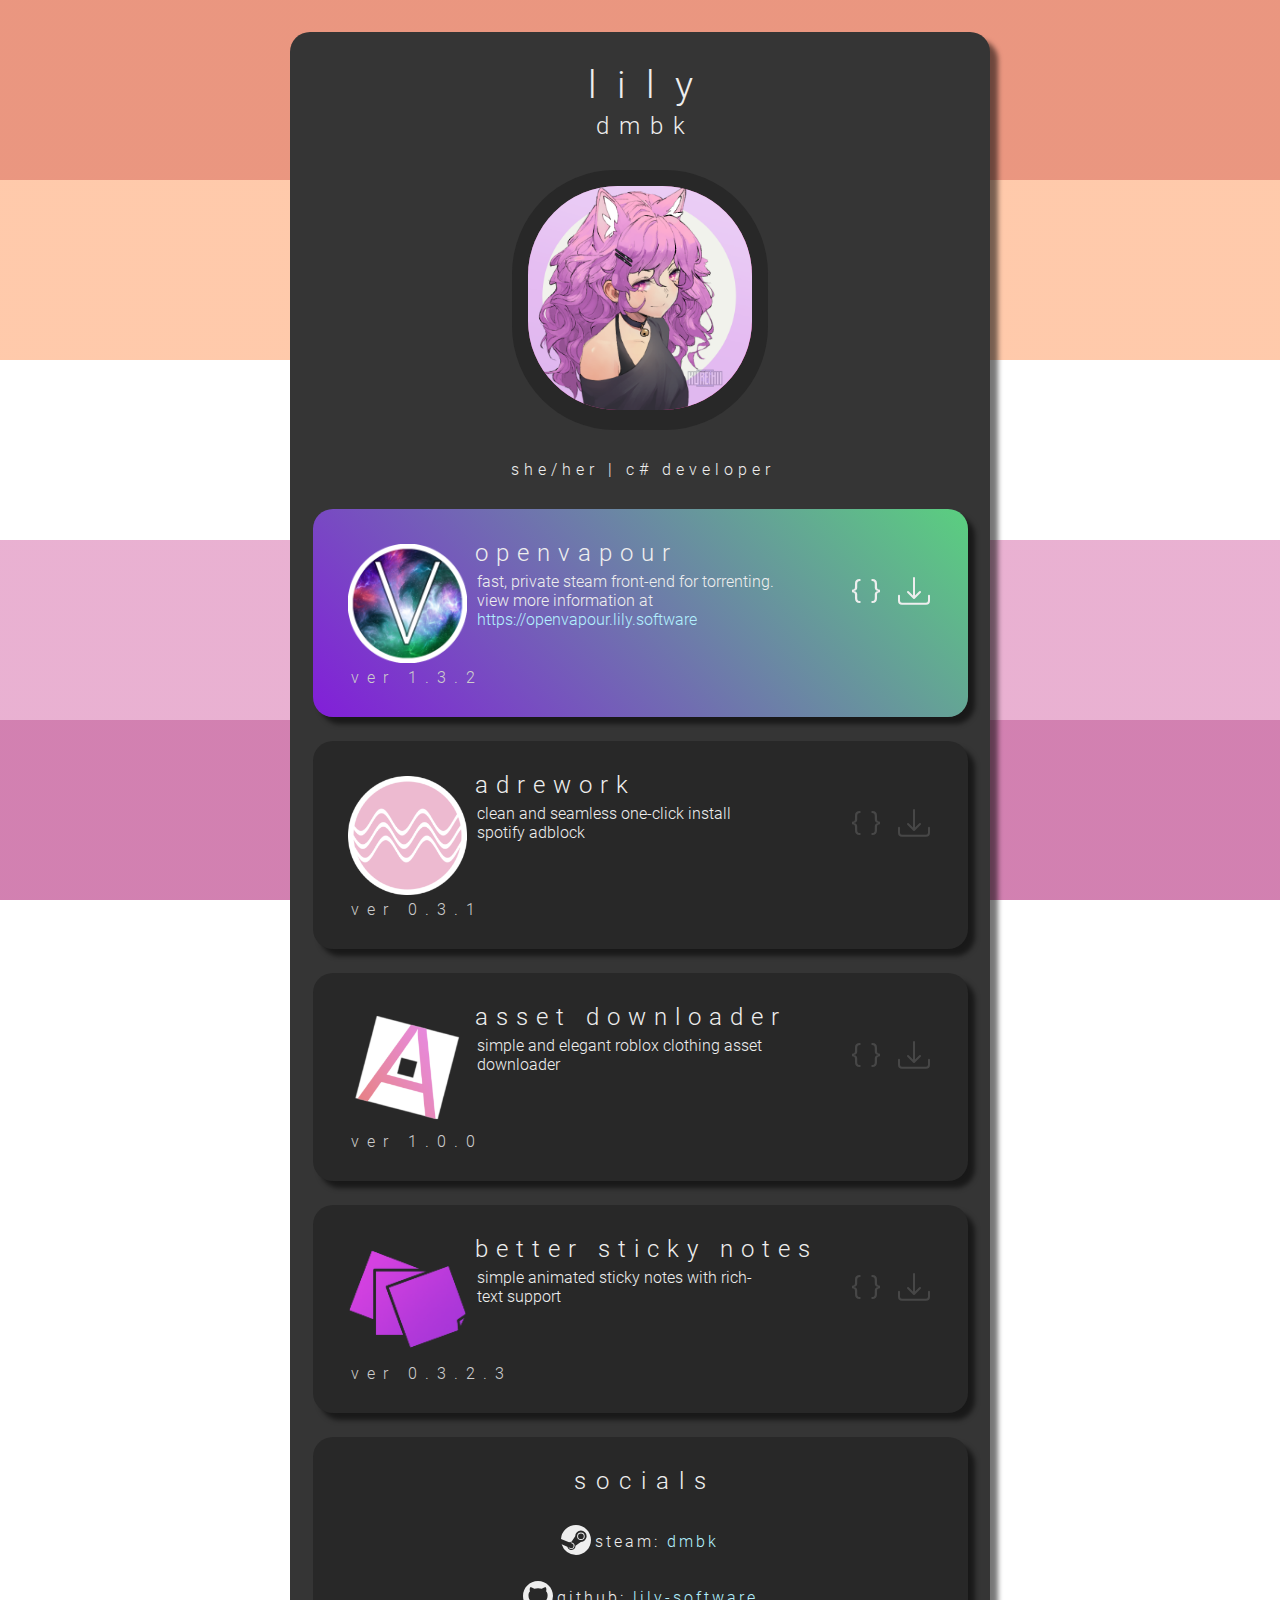
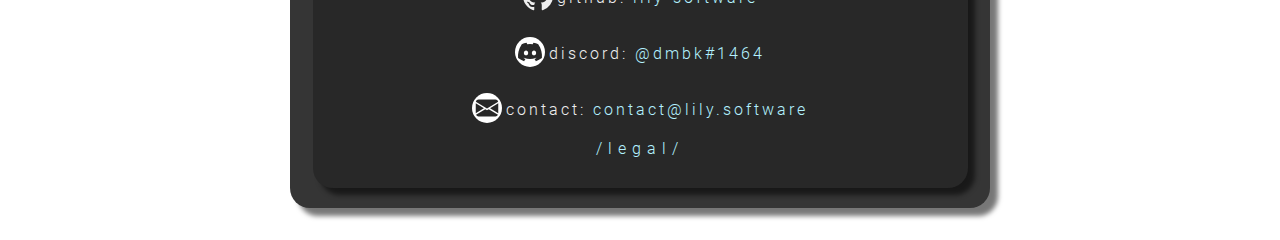
<file: index.html>
<!DOCTYPE html>
<html lang="en">
    <head>
		<!--basic-->
        <meta charset="UTF-8">
		<meta http-equiv="X-UA-Compatible" content="IE=edge">
        <meta name="viewport" content="width=device-width, initial-scale=1.0">
		
		<!--display-->
        <link rel="icon" href="images/favicon.svg">
        <link rel="stylesheet" href="style.css">
        <title>Lily Software</title>
		
		<!--meta-->
        <meta name="title" content="Lily Software">
		<meta name="keywords" content="Software, Discord, Bots, FLOSS, Open Source, lilysoftware, lily.software, OpenVapour, AdRework, Better Sticky Notes, Roblox Asset Downloader, Steam Piracy, Steam Free Games, FOSS, DMBK, Lily">
		<meta name="author" content="dmbk">
		<meta name="robots" content="index, follow">
        
		<meta content="#D362A47F" data-react-helmet="true" name="theme-color">
		
		<!--meta properties-->
        <meta property="og:type" content="website">
        <meta property="og:url" content="https://lily.software">
        <meta property="og:title" content="Lily Software">
        <meta property="og:description" content="dmbk development software and socials portal.">
        <meta property="og:image" content="https://openvapour.lily.software/src/images/steam-search.png">
        <meta property="og:image:secure_url" content="https://openvapour.lily.software/src/images/steam-search.png">
        <meta name="og:image" content="https://openvapour.lily.software/src/images/steam-search.png">
		
		<!--twitter meta-->
        <meta name="twitter:card" content="summary_large_image">
        <meta name="twitter:url" content="https://lily.software">
        <meta name="twitter:title" content="Lily Software">
        <meta name="twitter:description" content="dmbk development software and socials portal.">
        <meta name="twitter:image" content="https://openvapour.lily.software/src/images/steam-search.png">
    </head>
    <body>
        <div id="content">
            <h1 id="header">lily</h1>
			<h2 id="subheader">dmbk</h2>
            <div id="avatar"><img src="images/avatar.png" alt="dmbk avatar"/></div>
            <p id="description">she/her | c# developer</p>
			
			<div style="background:linear-gradient(45deg, #8c1beee2, #5fe389e2 100%);" id="subcontent">
				<div id="applogo"><img src="images/openvapourv4.png" alt="logo"/></div>
				<h2 id="appheader">openvapour</h2>
				<p id="appdesc">fast, private steam front-end for torrenting. view more information at <a style="color: #b3f1ff;" href="https://openvapour.lily.software">https://openvapour.lily.software</a></p>
				<a href="https://github.com/lily-software/OpenVapour/releases/latest/download/OpenVapour.exe"><svg xmlns="http://www.w3.org/2000/svg" width="32" height="32" fill="#EEEEEE" id="download-btn" viewBox="0 0 16 16"><path d="M.5 9.9a.5.5 0 0 1 .5.5v2.5a1 1 0 0 0 1 1h12a1 1 0 0 0 1-1v-2.5a.5.5 0 0 1 1 0v2.5a2 2 0 0 1-2 2H2a2 2 0 0 1-2-2v-2.5a.5.5 0 0 1 .5-.5z"/><path d="M7.646 11.854a.5.5 0 0 0 .708 0l3-3a.5.5 0 0 0-.708-.708L8.5 10.293V1.5a.5.5 0 0 0-1 0v8.793L5.354 8.146a.5.5 0 1 0-.708.708l3 3z"/></svg></a>
				<a href="https://github.com/lily-software/OpenVapour"><svg xmlns="http://www.w3.org/2000/svg" width="32" height="32" fill="#EEEEEE" id="download-btn" viewBox="0 0 16 16"><path d="M2.114 8.063V7.9c1.005-.102 1.497-.615 1.497-1.6V4.503c0-1.094.39-1.538 1.354-1.538h.273V2h-.376C3.25 2 2.49 2.759 2.49 4.352v1.524c0 1.094-.376 1.456-1.49 1.456v1.299c1.114 0 1.49.362 1.49 1.456v1.524c0 1.593.759 2.352 2.372 2.352h.376v-.964h-.273c-.964 0-1.354-.444-1.354-1.538V9.663c0-.984-.492-1.497-1.497-1.6zM13.886 7.9v.163c-1.005.103-1.497.616-1.497 1.6v1.798c0 1.094-.39 1.538-1.354 1.538h-.273v.964h.376c1.613 0 2.372-.759 2.372-2.352v-1.524c0-1.094.376-1.456 1.49-1.456V7.332c-1.114 0-1.49-.362-1.49-1.456V4.352C13.51 2.759 12.75 2 11.138 2h-.376v.964h.273c.964 0 1.354.444 1.354 1.538V6.3c0 .984.492 1.497 1.497 1.6z"/></svg></a>
				<p id="appver">ver 1.3.2</p>
			</div>
			
			<div id="subcontent">
				<div id="applogo"><img src="images/adrework.png" alt="logo"/></div>
				<h2 id="appheader">adrework</h2>
				<p id="appdesc">clean and seamless one-click install spotify adblock</p>
				<a href="https://github.com/lily-software/AdRework/releases/latest/download/AdRework.zip"><svg xmlns="http://www.w3.org/2000/svg" width="32" height="32" fill="currentColor" id="download-btn" viewBox="0 0 16 16"><path d="M.5 9.9a.5.5 0 0 1 .5.5v2.5a1 1 0 0 0 1 1h12a1 1 0 0 0 1-1v-2.5a.5.5 0 0 1 1 0v2.5a2 2 0 0 1-2 2H2a2 2 0 0 1-2-2v-2.5a.5.5 0 0 1 .5-.5z"/><path d="M7.646 11.854a.5.5 0 0 0 .708 0l3-3a.5.5 0 0 0-.708-.708L8.5 10.293V1.5a.5.5 0 0 0-1 0v8.793L5.354 8.146a.5.5 0 1 0-.708.708l3 3z"/></svg></a>
				<a href="https://github.com/lily-software/AdRework"><svg xmlns="http://www.w3.org/2000/svg" width="32" height="32" fill="currentColor" id="download-btn" viewBox="0 0 16 16"><path d="M2.114 8.063V7.9c1.005-.102 1.497-.615 1.497-1.6V4.503c0-1.094.39-1.538 1.354-1.538h.273V2h-.376C3.25 2 2.49 2.759 2.49 4.352v1.524c0 1.094-.376 1.456-1.49 1.456v1.299c1.114 0 1.49.362 1.49 1.456v1.524c0 1.593.759 2.352 2.372 2.352h.376v-.964h-.273c-.964 0-1.354-.444-1.354-1.538V9.663c0-.984-.492-1.497-1.497-1.6zM13.886 7.9v.163c-1.005.103-1.497.616-1.497 1.6v1.798c0 1.094-.39 1.538-1.354 1.538h-.273v.964h.376c1.613 0 2.372-.759 2.372-2.352v-1.524c0-1.094.376-1.456 1.49-1.456V7.332c-1.114 0-1.49-.362-1.49-1.456V4.352C13.51 2.759 12.75 2 11.138 2h-.376v.964h.273c.964 0 1.354.444 1.354 1.538V6.3c0 .984.492 1.497 1.497 1.6z"/></svg></a>
				<p id="appver">ver 0.3.1</p>
			</div>
			
			<div id="subcontent">
				<div id="applogo"><img src="images/asset-downloader.png" alt="logo"/></div>
				<h2 id="appheader">asset downloader</h2>
				<p id="appdesc">simple and elegant roblox clothing asset downloader</p>
				<a href="https://github.com/lily-software/RobloxAssetDownloader-CSharp/releases/latest/download/RobloxAssetDownloader.exe"><svg xmlns="http://www.w3.org/2000/svg" width="32" height="32" fill="currentColor" id="download-btn" viewBox="0 0 16 16"><path d="M.5 9.9a.5.5 0 0 1 .5.5v2.5a1 1 0 0 0 1 1h12a1 1 0 0 0 1-1v-2.5a.5.5 0 0 1 1 0v2.5a2 2 0 0 1-2 2H2a2 2 0 0 1-2-2v-2.5a.5.5 0 0 1 .5-.5z"/><path d="M7.646 11.854a.5.5 0 0 0 .708 0l3-3a.5.5 0 0 0-.708-.708L8.5 10.293V1.5a.5.5 0 0 0-1 0v8.793L5.354 8.146a.5.5 0 1 0-.708.708l3 3z"/></svg></a>
				<a href="https://github.com/lily-software/RobloxAssetDownloader-CSharp"><svg xmlns="http://www.w3.org/2000/svg" width="32" height="32" fill="currentColor" id="download-btn" viewBox="0 0 16 16"><path d="M2.114 8.063V7.9c1.005-.102 1.497-.615 1.497-1.6V4.503c0-1.094.39-1.538 1.354-1.538h.273V2h-.376C3.25 2 2.49 2.759 2.49 4.352v1.524c0 1.094-.376 1.456-1.49 1.456v1.299c1.114 0 1.49.362 1.49 1.456v1.524c0 1.593.759 2.352 2.372 2.352h.376v-.964h-.273c-.964 0-1.354-.444-1.354-1.538V9.663c0-.984-.492-1.497-1.497-1.6zM13.886 7.9v.163c-1.005.103-1.497.616-1.497 1.6v1.798c0 1.094-.39 1.538-1.354 1.538h-.273v.964h.376c1.613 0 2.372-.759 2.372-2.352v-1.524c0-1.094.376-1.456 1.49-1.456V7.332c-1.114 0-1.49-.362-1.49-1.456V4.352C13.51 2.759 12.75 2 11.138 2h-.376v.964h.273c.964 0 1.354.444 1.354 1.538V6.3c0 .984.492 1.497 1.497 1.6z"/></svg></a>
				<p id="appver">ver 1.0.0</p>
			</div>
			
			<div id="subcontent">
				<div id="applogo"><img src="images/better-sticky-notes.png" alt="logo"/></div>
				<h2 id="appheader">better sticky notes</h2>
				<p id="appdesc">simple animated sticky notes with rich-text support</p>
				<a href="https://github.com/lily-software/BetterStickyNotes/releases/latest/download/Better.Sticky.Notes.exe"><svg xmlns="http://www.w3.org/2000/svg" width="32" height="32" fill="currentColor" id="download-btn" viewBox="0 0 16 16"><path d="M.5 9.9a.5.5 0 0 1 .5.5v2.5a1 1 0 0 0 1 1h12a1 1 0 0 0 1-1v-2.5a.5.5 0 0 1 1 0v2.5a2 2 0 0 1-2 2H2a2 2 0 0 1-2-2v-2.5a.5.5 0 0 1 .5-.5z"/><path d="M7.646 11.854a.5.5 0 0 0 .708 0l3-3a.5.5 0 0 0-.708-.708L8.5 10.293V1.5a.5.5 0 0 0-1 0v8.793L5.354 8.146a.5.5 0 1 0-.708.708l3 3z"/></svg></a>
				<a href="https://github.com/lily-software/BetterStickyNotes"><svg xmlns="http://www.w3.org/2000/svg" width="32" height="32" fill="currentColor" id="download-btn" viewBox="0 0 16 16"><path d="M2.114 8.063V7.9c1.005-.102 1.497-.615 1.497-1.6V4.503c0-1.094.39-1.538 1.354-1.538h.273V2h-.376C3.25 2 2.49 2.759 2.49 4.352v1.524c0 1.094-.376 1.456-1.49 1.456v1.299c1.114 0 1.49.362 1.49 1.456v1.524c0 1.593.759 2.352 2.372 2.352h.376v-.964h-.273c-.964 0-1.354-.444-1.354-1.538V9.663c0-.984-.492-1.497-1.497-1.6zM13.886 7.9v.163c-1.005.103-1.497.616-1.497 1.6v1.798c0 1.094-.39 1.538-1.354 1.538h-.273v.964h.376c1.613 0 2.372-.759 2.372-2.352v-1.524c0-1.094.376-1.456 1.49-1.456V7.332c-1.114 0-1.49-.362-1.49-1.456V4.352C13.51 2.759 12.75 2 11.138 2h-.376v.964h.273c.964 0 1.354.444 1.354 1.538V6.3c0 .984.492 1.497 1.497 1.6z"/></svg></a>
				<p id="appver">ver 0.3.2.3</p>
			</div>
			
			<div id="subcontent">
				<h2 id="subheader">socials</h2>
				<ul id="socialaccounts">
					<li>
						<svg xmlns="http://www.w3.org/2000/svg" width="32" height="32" fill="currentColor" viewBox="0 0 16 16"><path d="M.329 10.333A8.01 8.01 0 0 0 7.99 16C12.414 16 16 12.418 16 8s-3.586-8-8.009-8A8.006 8.006 0 0 0 0 7.468l.003.006 4.304 1.769A2.198 2.198 0 0 1 5.62 8.88l1.96-2.844-.001-.04a3.046 3.046 0 0 1 3.042-3.043 3.046 3.046 0 0 1 3.042 3.043 3.047 3.047 0 0 1-3.111 3.044l-2.804 2a2.223 2.223 0 0 1-3.075 2.11 2.217 2.217 0 0 1-1.312-1.568L.33 10.333Z"/><path d="M4.868 12.683a1.715 1.715 0 0 0 1.318-3.165 1.705 1.705 0 0 0-1.263-.02l1.023.424a1.261 1.261 0 1 1-.97 2.33l-.99-.41a1.7 1.7 0 0 0 .882.84Zm3.726-6.687a2.03 2.03 0 0 0 2.027 2.029 2.03 2.03 0 0 0 2.027-2.029 2.03 2.03 0 0 0-2.027-2.027 2.03 2.03 0 0 0-2.027 2.027Zm2.03-1.527a1.524 1.524 0 1 1-.002 3.048 1.524 1.524 0 0 1 .002-3.048Z"/></svg>
						<span> steam: <a style="color: #b3f1ff;" href="https://steamcommunity.com/profiles/76561198212095279">dmbk</a></span>
					</li>
					<li>
						<svg xmlns="http://www.w3.org/2000/svg" width="32" height="32" fill="currentColor" viewBox="0 0 16 16"><path d="M8 0C3.58 0 0 3.58 0 8c0 3.54 2.29 6.53 5.47 7.59.4.07.55-.17.55-.38 0-.19-.01-.82-.01-1.49-2.01.37-2.53-.49-2.69-.94-.09-.23-.48-.94-.82-1.13-.28-.15-.68-.52-.01-.53.63-.01 1.08.58 1.23.82.72 1.21 1.87.87 2.33.66.07-.52.28-.87.51-1.07-1.78-.2-3.64-.89-3.64-3.95 0-.87.31-1.59.82-2.15-.08-.2-.36-1.02.08-2.12 0 0 .67-.21 2.2.82.64-.18 1.32-.27 2-.27.68 0 1.36.09 2 .27 1.53-1.04 2.2-.82 2.2-.82.44 1.1.16 1.92.08 2.12.51.56.82 1.27.82 2.15 0 3.07-1.87 3.75-3.65 3.95.29.25.54.73.54 1.48 0 1.07-.01 1.93-.01 2.2 0 .21.15.46.55.38A8.012 8.012 0 0 0 16 8c0-4.42-3.58-8-8-8z"/></svg>
						<span> github: <a style="color: #b3f1ff;" href="https://github.com/lily-software">lily-software</a></span>
					</li>
					<li>
						<svg xmlns="http://www.w3.org/2000/svg" width="32" height="32" fill="currentColor" viewBox="0 0 16 16"><circle cx="8" cy="8" r="8" fill="#FFFFFF"/><g transform="scale(0.8)" transform-origin="50% 50%";><path fill="#282828" d="M13.545 2.907a13.227 13.227 0 0 0-3.257-1.011.05.05 0 0 0-.052.025c-.141.25-.297.577-.406.833a12.19 12.19 0 0 0-3.658 0 8.258 8.258 0 0 0-.412-.833.051.051 0 0 0-.052-.025c-1.125.194-2.22.534-3.257 1.011a.041.041 0 0 0-.021.018C.356 6.024-.213 9.047.066 12.032c.001.014.01.028.021.037a13.276 13.276 0 0 0 3.995 2.02.05.05 0 0 0 .056-.019c.308-.42.582-.863.818-1.329a.05.05 0 0 0-.01-.059.051.051 0 0 0-.018-.011 8.875 8.875 0 0 1-1.248-.595.05.05 0 0 1-.02-.066.051.051 0 0 1 .015-.019c.084-.063.168-.129.248-.195a.05.05 0 0 1 .051-.007c2.619 1.196 5.454 1.196 8.041 0a.052.052 0 0 1 .053.007c.08.066.164.132.248.195a.051.051 0 0 1-.004.085 8.254 8.254 0 0 1-1.249.594.05.05 0 0 0-.03.03.052.052 0 0 0 .003.041c.24.465.515.909.817 1.329a.05.05 0 0 0 .056.019 13.235 13.235 0 0 0 4.001-2.02.049.049 0 0 0 .021-.037c.334-3.451-.559-6.449-2.366-9.106a.034.034 0 0 0-.02-.019Zm-8.198 7.307c-.789 0-1.438-.724-1.438-1.612 0-.889.637-1.613 1.438-1.613.807 0 1.45.73 1.438 1.613 0 .888-.637 1.612-1.438 1.612Zm5.316 0c-.788 0-1.438-.724-1.438-1.612 0-.889.637-1.613 1.438-1.613.807 0 1.451.73 1.438 1.613 0 .888-.631 1.612-1.438 1.612Z"/></g></svg>
						<span> discord: <a style="color: #b3f1ff;" href="https://discord.com">@dmbk#1464</a></span>
					</li>
					<li>
						<svg xmlns="http://www.w3.org/2000/svg" width="32" height="32" fill="currentColor" viewBox="0 0 16 16"><circle cx="8" cy="8" r="8" fill="#FFFFFF"/><g transform="scale(0.75)" transform-origin="50% 50%";><path fill="#282828" d="M.05 3.555A2 2 0 0 1 2 2h12a2 2 0 0 1 1.95 1.555L8 8.414.05 3.555ZM0 4.697v7.104l5.803-3.558L0 4.697ZM6.761 8.83l-6.57 4.027A2 2 0 0 0 2 14h12a2 2 0 0 0 1.808-1.144l-6.57-4.027L8 9.586l-1.239-.757Zm3.436-.586L16 11.801V4.697l-5.803 3.546Z"/></g></svg>
						<span> contact: <a style="color: #b3f1ff;" href="mailto:contact@lily.software">contact@lily.software</a></span>
					</li>
				</ul>
				<a id="legal" href="legal">/legal/</a>
			</div>
        </div>
    </body>
</html>
</file>
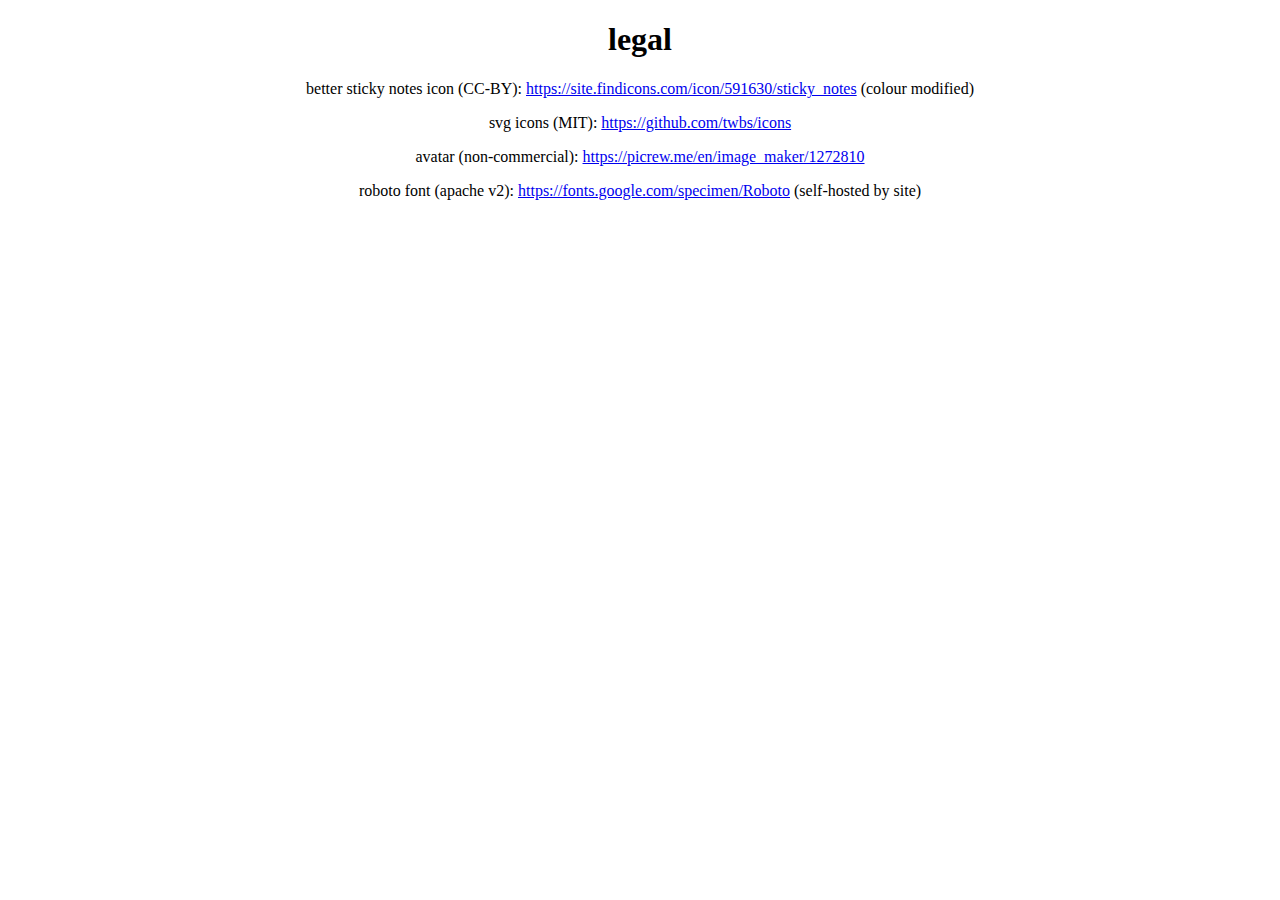
<file: legal/index.html>
<!DOCTYPE html><html lang="en">	<h1 style="text-align: center;">legal</h1>	<p style="text-align: center;">better sticky notes icon (CC-BY): <a href="https://site.findicons.com/icon/591630/sticky_notes">https://site.findicons.com/icon/591630/sticky_notes</a> (colour modified)</p>	<p style="text-align: center;">svg icons (MIT): <a href="https://github.com/twbs/icons">https://github.com/twbs/icons</a></p>	<p style="text-align: center;">avatar (non-commercial): <a href="https://picrew.me/en/image_maker/1272810">https://picrew.me/en/image_maker/1272810</a></p>	<p style="text-align: center;">roboto font (apache v2): <a href="https://fonts.google.com/specimen/Roboto">https://fonts.google.com/specimen/Roboto</a> (self-hosted by site)</p></html>
</file>
<file: style.css>
@font-face {
    font-family: "Roboto";
    src: url("fonts/Roboto-Regular.ttf") format("truetype");
    font-weight: normal;
    font-style: normal;
}

@font-face {
    font-family: "Roboto";
    src: url("fonts/Roboto-Light.ttf") format("truetype");
    font-weight: lighter;
    font-style: normal;
}

@font-face {
    font-family: "Roboto";
    src: url("fonts/Roboto-Italic.ttf") format("truetype");
    font-weight: normal;
    font-style: italic;
}

@font-face {
    font-family: "Roboto";
    src: url("fonts/Roboto-Bold.ttf") format("truetype");
    font-weight: bold;
    font-style: normal;
}

@font-face {
    font-family: "Roboto";
    src: url("fonts/Roboto-BoldItalic.ttf") format("truetype");
    font-weight: bold;
    font-style: italic;
}

html {
    background: linear-gradient(0, #A501627F 20%, #D362A47F 20%, 40%,#FFFFFF7F 40%, 60%, #FF94567F 60%, 80%, #D52D007F 80%) no-repeat center center fixed;
    -webkit-background-size: cover;
    -moz-background-size: cover;
    -o-background-size: cover;
    background-size: cover;
}

body {
    margin: 32px auto;
    width: min(90%, 700px);
    color: #EEEEEE;
    font-family: "Roboto", sans-serif;
	font-weight: lighter;
    background: #353535;
    border-radius: 20px;
    box-shadow: 8px 8px 5px #00000088;
}

#content {
    display: inline-block;
    width: 100%;
    text-align: center;
}

#content > * {
    margin: 30px 30px;
    padding: 0;
}

#header {
    font-size: 2.4em;
    font-weight: bold;
	margin-top: 30px;
	margin-bottom: 5px;
	font-weight: lighter;
	text-align: center;
	letter-spacing: 20px;
	text-indent: 20px;
}

#subheader {
	margin: 0px 0px;
	text-align: center;
	letter-spacing: 10px;
	text-indent: 10px;
	font-weight: lighter;
}

#appheader {
	float: left;
	display: inline-block;
	margin: 0px 0px;
	text-align: left;
	letter-spacing: 8px;
	margin-left: 8px;
	width: 70%;
	font-weight: lighter;
	float: left;
}

#download-btn {
	float: right;
	margin: 8px 8px;
}

#appdesc {
	display: inline-block;
	float: left;
	margin-left: 10px;
	margin-top: 5px;
	width: 50%;
	text-align: left;
}

#appver {
	font-weight: lighter;
	display: inline-block;
	float: left;
	margin-left: 8px;
	margin-top: 10px;
	margin-bottom: 0px;
	letter-spacing: 8px;
	width: 80%;
	text-align: left;
	color: #cccccc
}

#appdownload {
	display: inline-block;
	float: left;
	margin-left: 10px;
	margin-top: 5px;
	width: 70%;
	text-align: left;
}

#subcontent {
    display: inline-block;
    width: 85%;
	height: auto;
    text-align: center;
	border-radius: 20px;
	background-color: #282828;
    margin: auto;
	padding: 30px;
	margin-bottom: 20px;
    box-shadow: 7px 7px 5px #00000088;
}

#description {
	letter-spacing: 5px;
	text-indent: 5px;
}

#avatar {
    display: block;
    box-sizing: border-box;
    margin-left: auto;
    margin-right: auto;
    padding: 16px;
    width: min(80%, 256px);
	background: #282828;
    border-radius: 40%;
}

#avatar img {
	box-sizing: border-box;
	border-radius: 40%;
	width: 100%;
	height: auto;
    position: relative;
	margin: 0;
	margin-left: auto;
	margin-right: auto;
	background: linear-gradient(to bottom right, #ff99ff7f 0%, #ff3399 100%);
}

#applogo > * {
	display: inline-block;
	width: 20%;
	height: auto;
    position: relative;
	margin-right: 5px;
	float: left;
    top: 5px;
	left: 5px;
}

#socialaccounts {
	padding-left: 0px;
    list-style: none;
}

#socialaccounts li {
    margin-top: 20px;
    margin-bottom: 20px;
}

#socialaccounts svg {
    position: relative;
    top: 9px;
    width: 30px;
}

#socialaccounts span {
	letter-spacing: 3px;
}

#legal {
	color: #b3f1ff;
	text-align: center;
	letter-spacing: 6px;
	text-indent: 6px;
}

a {
    color: #474747;
    text-decoration: none;
}

a:hover {
    text-decoration: underline;
}
</file>
